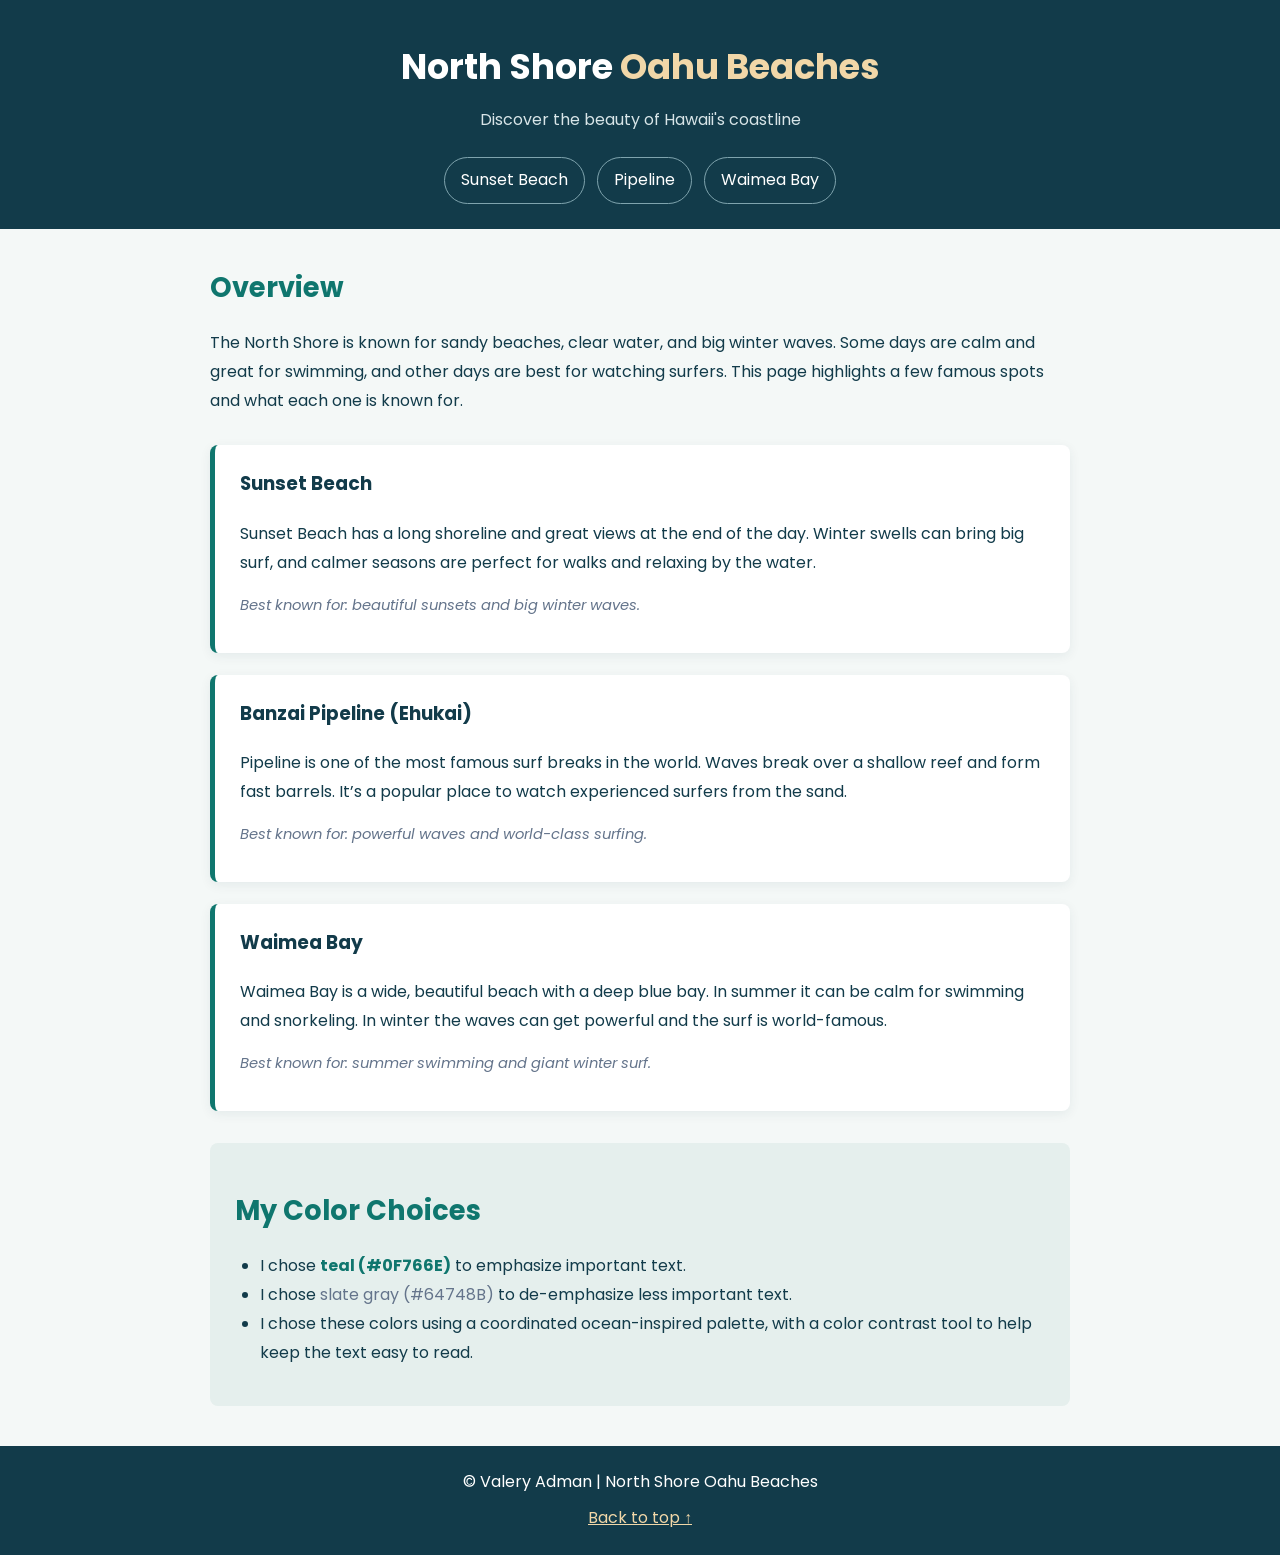
<file: beaches.html>
<!DOCTYPE html>
<html lang="en" id="top">
<head>
    <meta charset="UTF-8">
    <meta name="viewport" content="width=device-width, initial-scale=1.0">
    <title>North Shore Oahu beaches</title>
    <link rel="stylesheet" href="style.css">
</head>

<body>
    <header>
        <h1>North Shore <span>Oahu Beaches</span></h1>
        <p class="tagline">Discover the beauty of Hawaii's coastline</p>

        <nav>
            <a href="https://en.wikipedia.org/wiki/Sunset_Beach_(Hawaii)"
               target="_blank" rel="noopener noreferrer">Sunset Beach</a>

            <a href="https://en.wikipedia.org/wiki/Banzai_Pipeline"
               target="_blank" rel="noopener noreferrer">Pipeline</a>

            <a href="https://en.wikipedia.org/wiki/Waimea_Bay"
               target="_blank" rel="noopener noreferrer">Waimea Bay</a>
        </nav>
    </header>

    <main>
        <section id="overview">
            <h2>Overview</h2>
            <p>
                The North Shore is known for sandy beaches, clear water,
                and big winter waves. Some days are calm and great for
                swimming, and other days are best for watching surfers.
                This page highlights a few famous spots and what each one
                is known for.
            </p>
        </section>

        <section class="beach-card">
            <h3>Sunset Beach</h3>
            <p>
                Sunset Beach has a long shoreline and great views at the
                end of the day. Winter swells can bring big surf, and
                calmer seasons are perfect for walks and relaxing by
                the water.
            </p>
            <p class="note">Best known for: beautiful sunsets and big winter waves.</p>
        </section>

        <section class="beach-card">
            <h3>Banzai Pipeline (Ehukai)</h3>
            <p>
                Pipeline is one of the most famous surf breaks in the
                world. Waves break over a shallow reef and form fast
                barrels. It’s a popular place to watch experienced
                surfers from the sand.
            </p>
            <p class="note">Best known for: powerful waves and world-class surfing.</p>
        </section>

        <section class="beach-card">
            <h3>Waimea Bay</h3>
            <p>
                Waimea Bay is a wide, beautiful beach with a deep blue
                bay. In summer it can be calm for swimming and snorkeling.
                In winter the waves can get powerful and the surf is
                world-famous.
            </p>
            <p class="note">Best known for: summer swimming and giant winter surf.</p>
        </section>

        <section id="color-choices">
            <h2>My Color Choices</h2>
            <ul>
                <li>
                    I chose <span class="emphasis">teal (#0F766E)</span>
                    to emphasize important text.
                </li>
                <li>
                    I chose <span class="deemphasis">slate gray (#64748B)</span>
                    to de-emphasize less important text.
                </li>
                <li>
                    I chose these colors using a coordinated ocean-inspired
                    palette, with a color contrast tool to help keep the
                    text easy to read.
                </li>
            </ul>
        </section>
    </main>

    <footer>
        <p>&copy; Valery Adman | North Shore Oahu Beaches</p>
        <a href="#top">Back to top ↑</a>
    </footer>
</body>
</html>
</file>
<file: style.css>
@import url('https://fonts.googleapis.com/css2?family=Poppins:wght@400;500;600;700&display=swap');

:root {
    --ocean: #123B4A;
    --teal: #0F766E;
    --muted: #64748B;
    --sand: #F1D7A8;
    --background: #F4F8F7;
    --white: #FFFFFF;
}

* {
    box-sizing: border-box;
}

html {
    scroll-behavior: smooth;
}

body {
    margin: 0;
    font-family: 'Poppins', sans-serif;
    font-size: 16px;
    line-height: 1.8;
    color: var(--ocean);
    background-color: var(--background);
}

header {
    background-color: var(--ocean);
    color: var(--white);
    text-align: center;
    padding: 35px 20px 25px;
}

header h1 {
    margin: 0;
    font-size: 2.2rem;
}

header h1 span {
    color: var(--sand);
}

.tagline {
    color: #D8E5E8;
    margin: 8px 0 22px;
}

nav {
    display: flex;
    justify-content: center;
    flex-wrap: wrap;
    gap: 12px;
}

nav a {
    color: var(--white);
    text-decoration: none;
    padding: 8px 16px;
    border: 1px solid #7FA4AE;
    border-radius: 25px;
    transition: background-color 0.2s ease;
}

nav a:visited {
    color: var(--sand);
}

nav a:hover {
    background-color: var(--teal);
    color: var(--white);
}

main {
    max-width: 900px;
    margin: 35px auto;
    padding: 0 20px;
}

h2 {
    color: var(--teal);
    font-size: 1.7rem;
    margin-bottom: 10px;
}

h3 {
    color: var(--ocean);
    margin-top: 0;
}

#overview {
    margin-bottom: 30px;
}

.beach-card {
    background-color: var(--white);
    border-left: 5px solid var(--teal);
    border-radius: 8px;
    padding: 22px 25px;
    margin-bottom: 22px;
    box-shadow: 0 3px 12px rgba(18, 59, 74, 0.07);
}

.beach-card p {
    margin-bottom: 12px;
}

.note {
    color: var(--muted);
    font-size: 0.92rem;
    font-style: italic;
}

#color-choices {
    background-color: #E5EFED;
    padding: 22px 25px;
    border-radius: 8px;
    margin-top: 32px;
}

#color-choices ul {
    padding-left: 25px;
}

.emphasis {
    color: var(--teal);
    font-weight: 700;
}

.deemphasis {
    color: var(--muted);
}

footer {
    background-color: var(--ocean);
    color: var(--white);
    text-align: center;
    padding: 22px 15px;
    margin-top: 40px;
}

footer p {
    margin: 0 0 8px;
}

footer a {
    color: var(--sand);
}

footer a:visited {
    color: #D8E5E8;
}

footer a:hover {
    color: var(--white);
}

@media (max-width: 600px) {
    header h1 {
        font-size: 1.7rem;
    }

    main {
        margin: 24px auto;
    }

    .beach-card {
        padding: 18px;
    }
}
</file>
